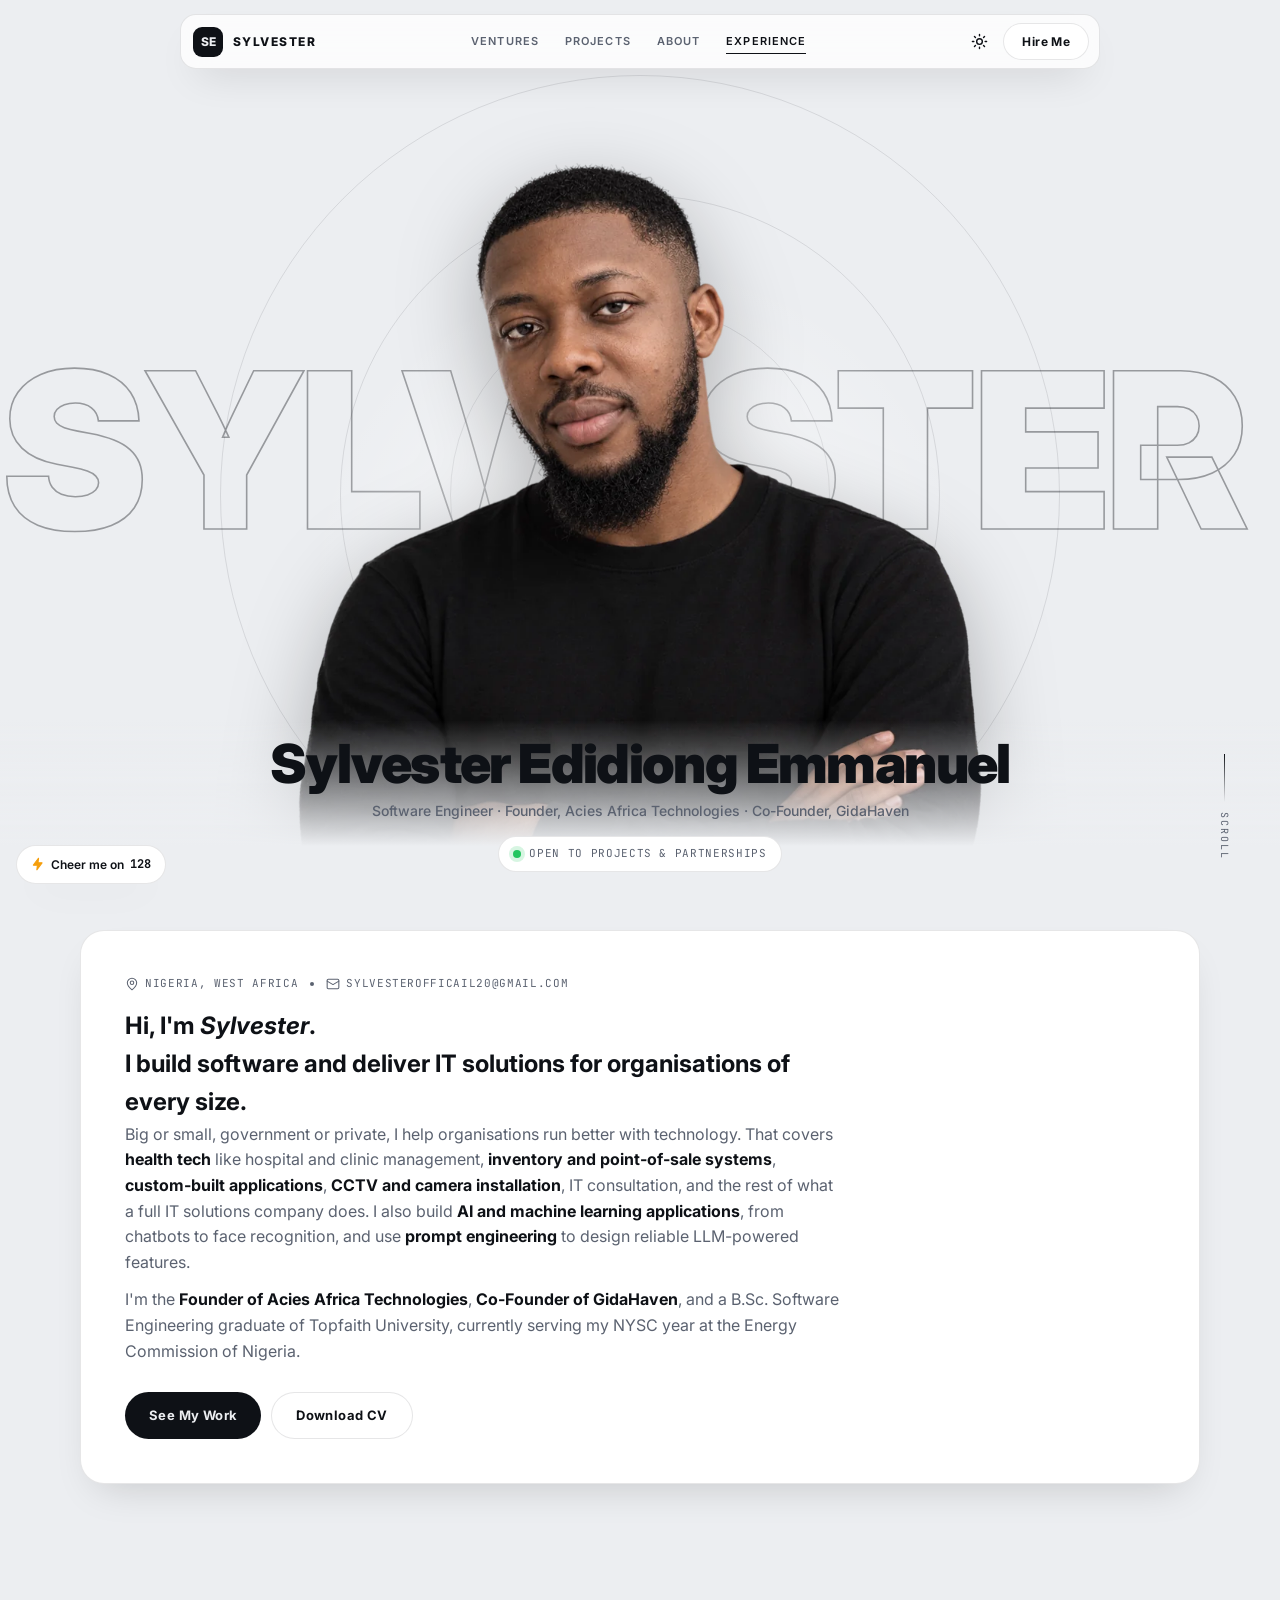
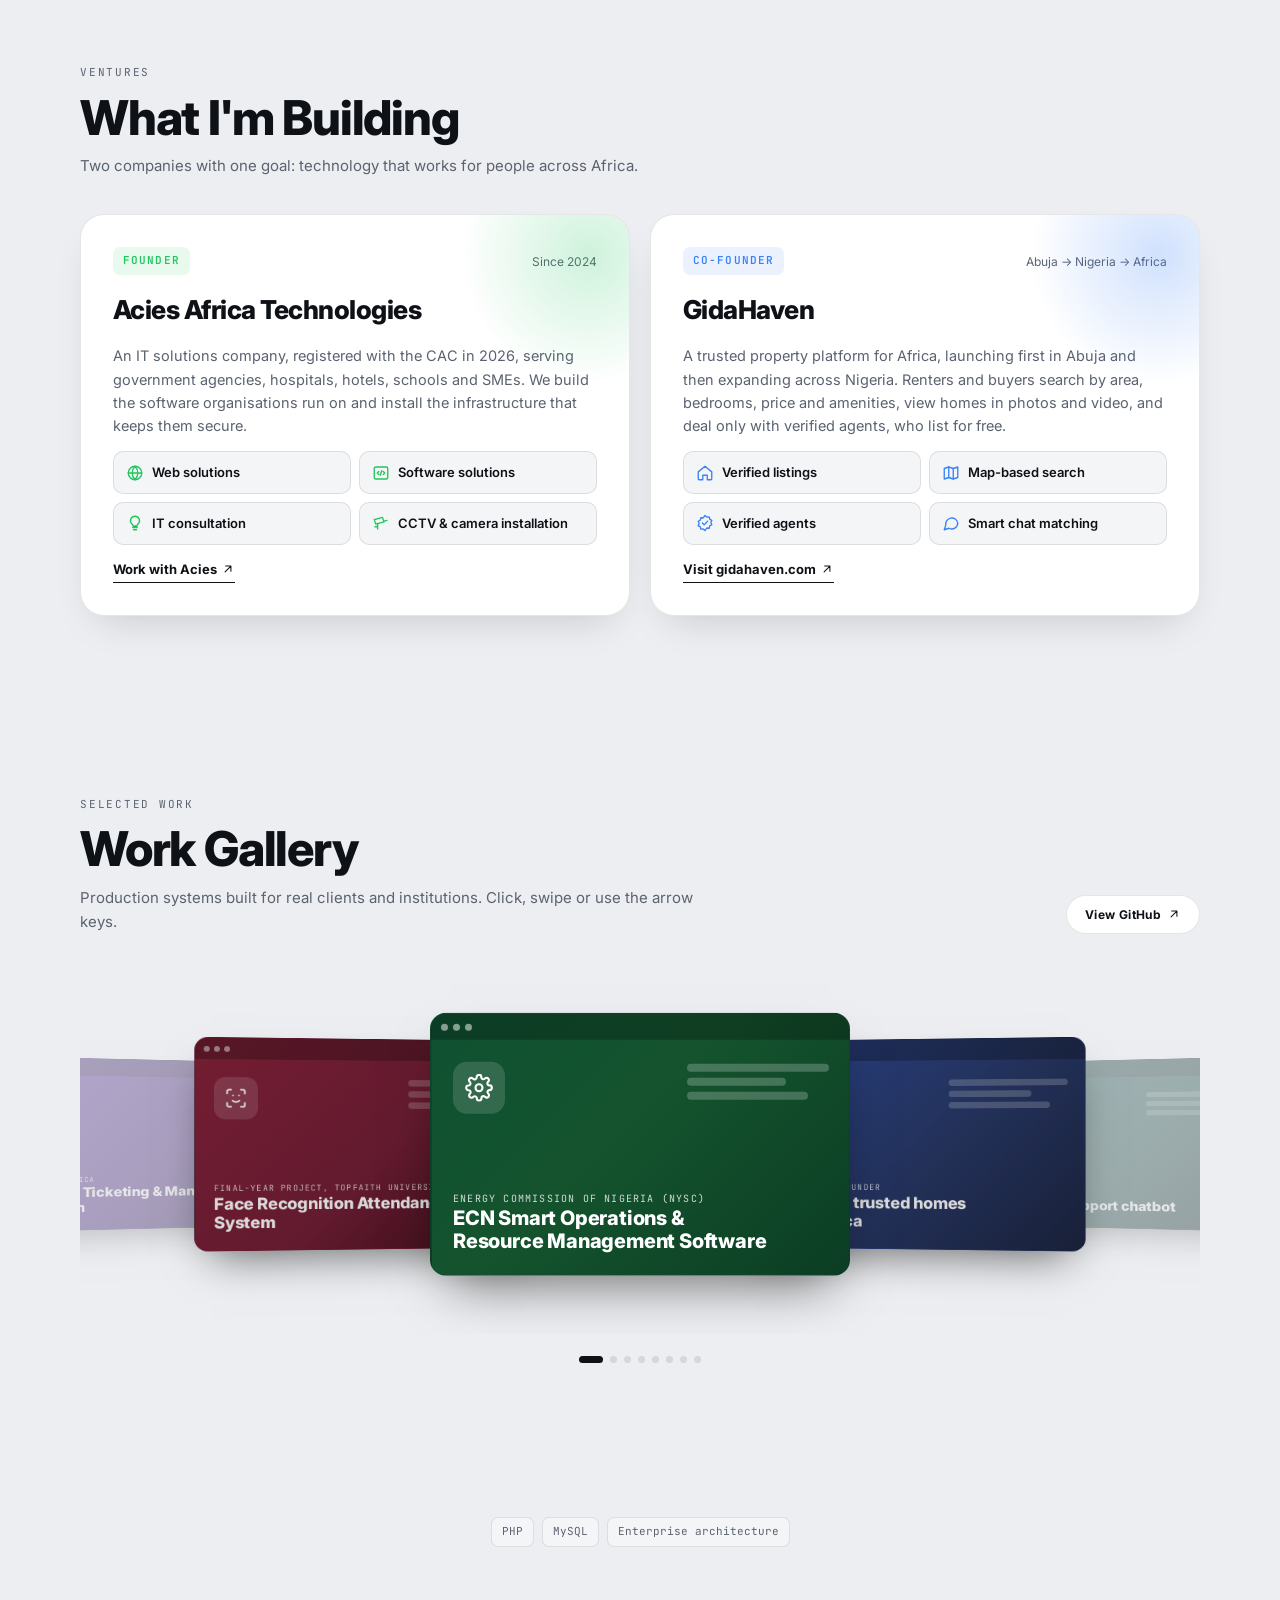
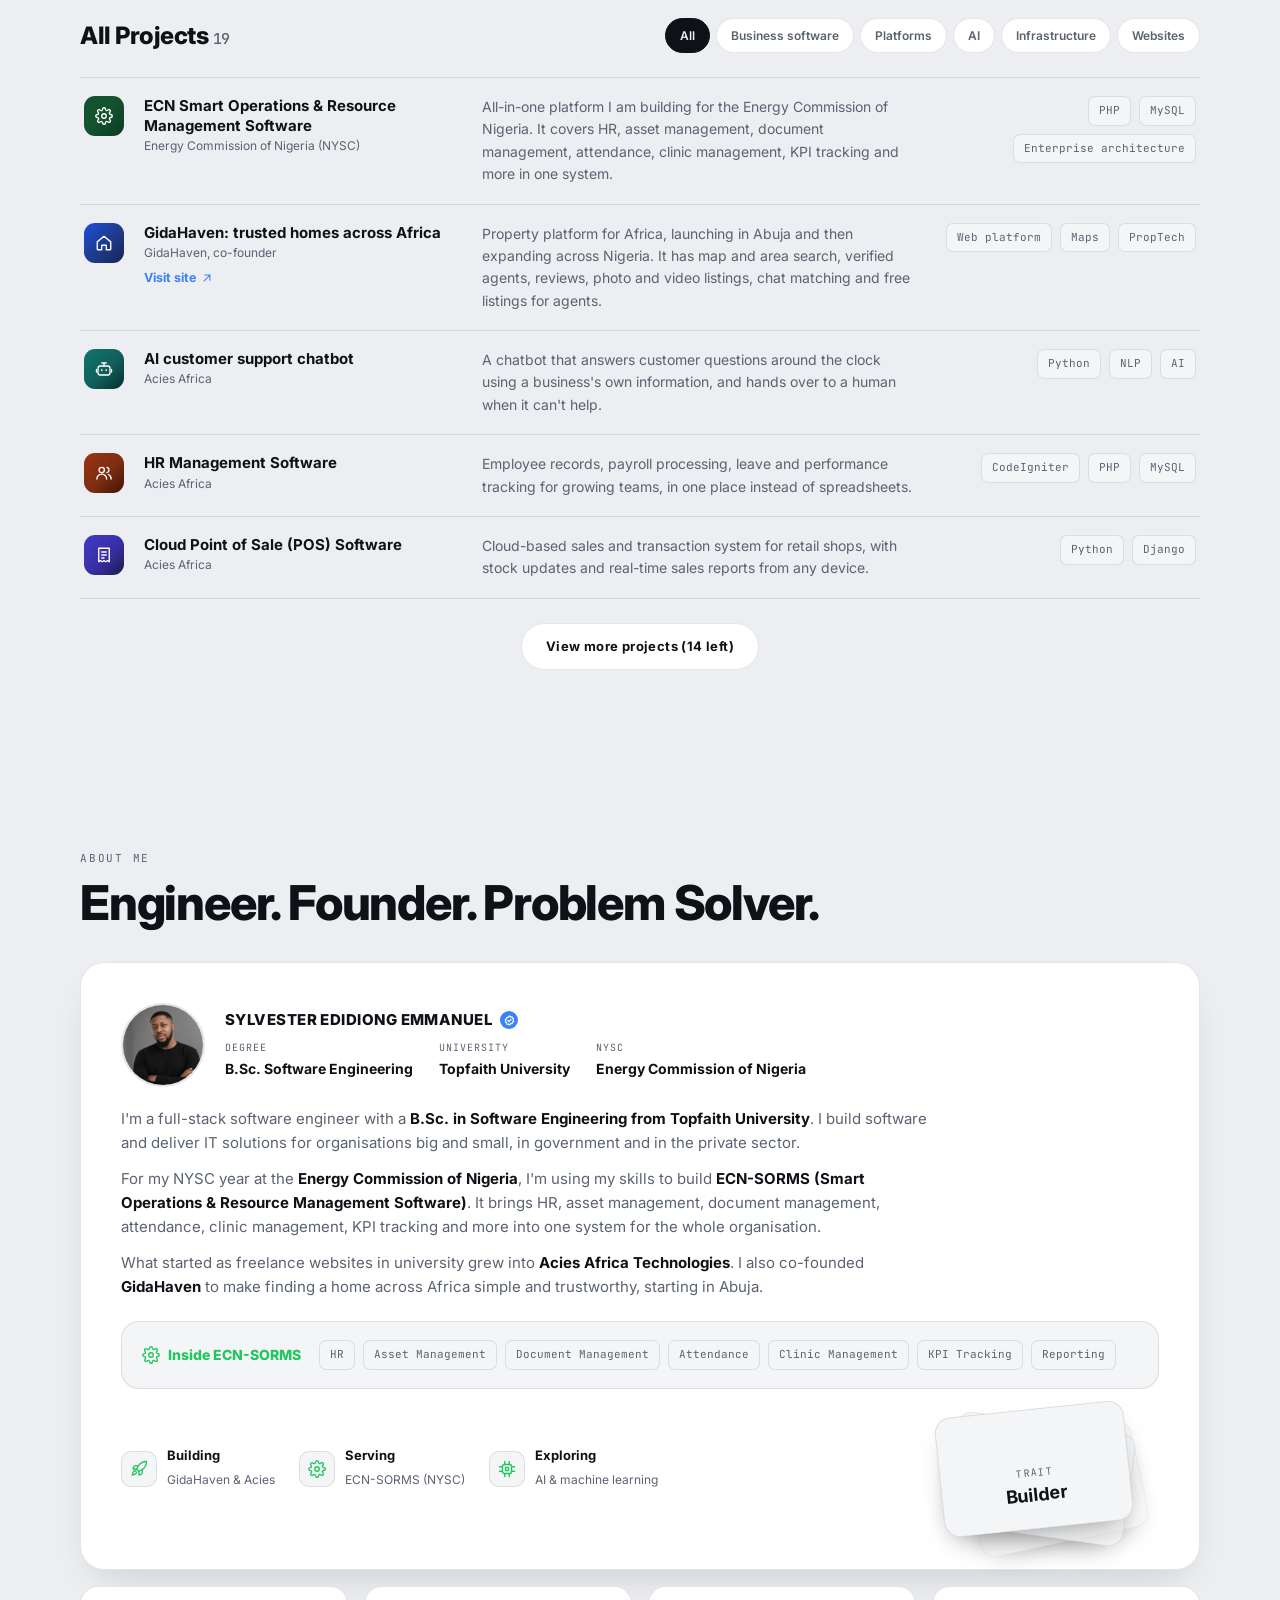
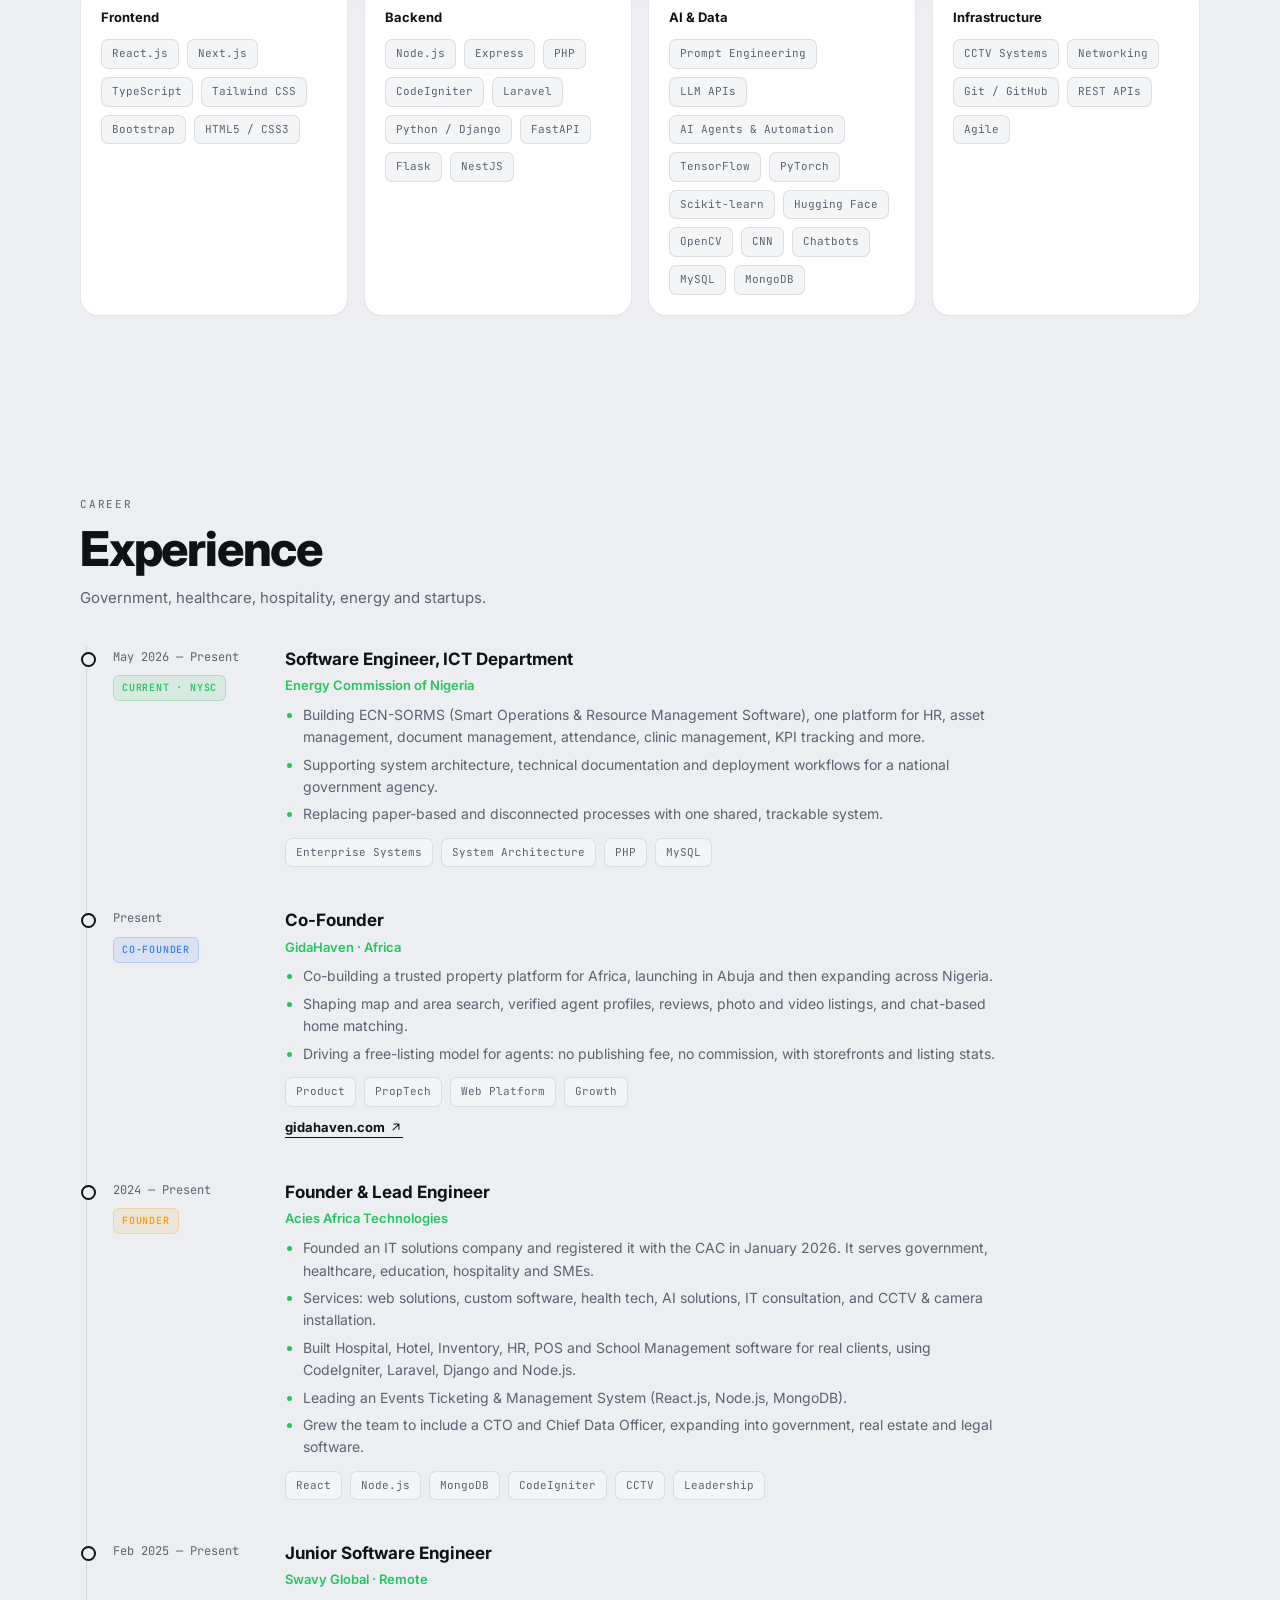
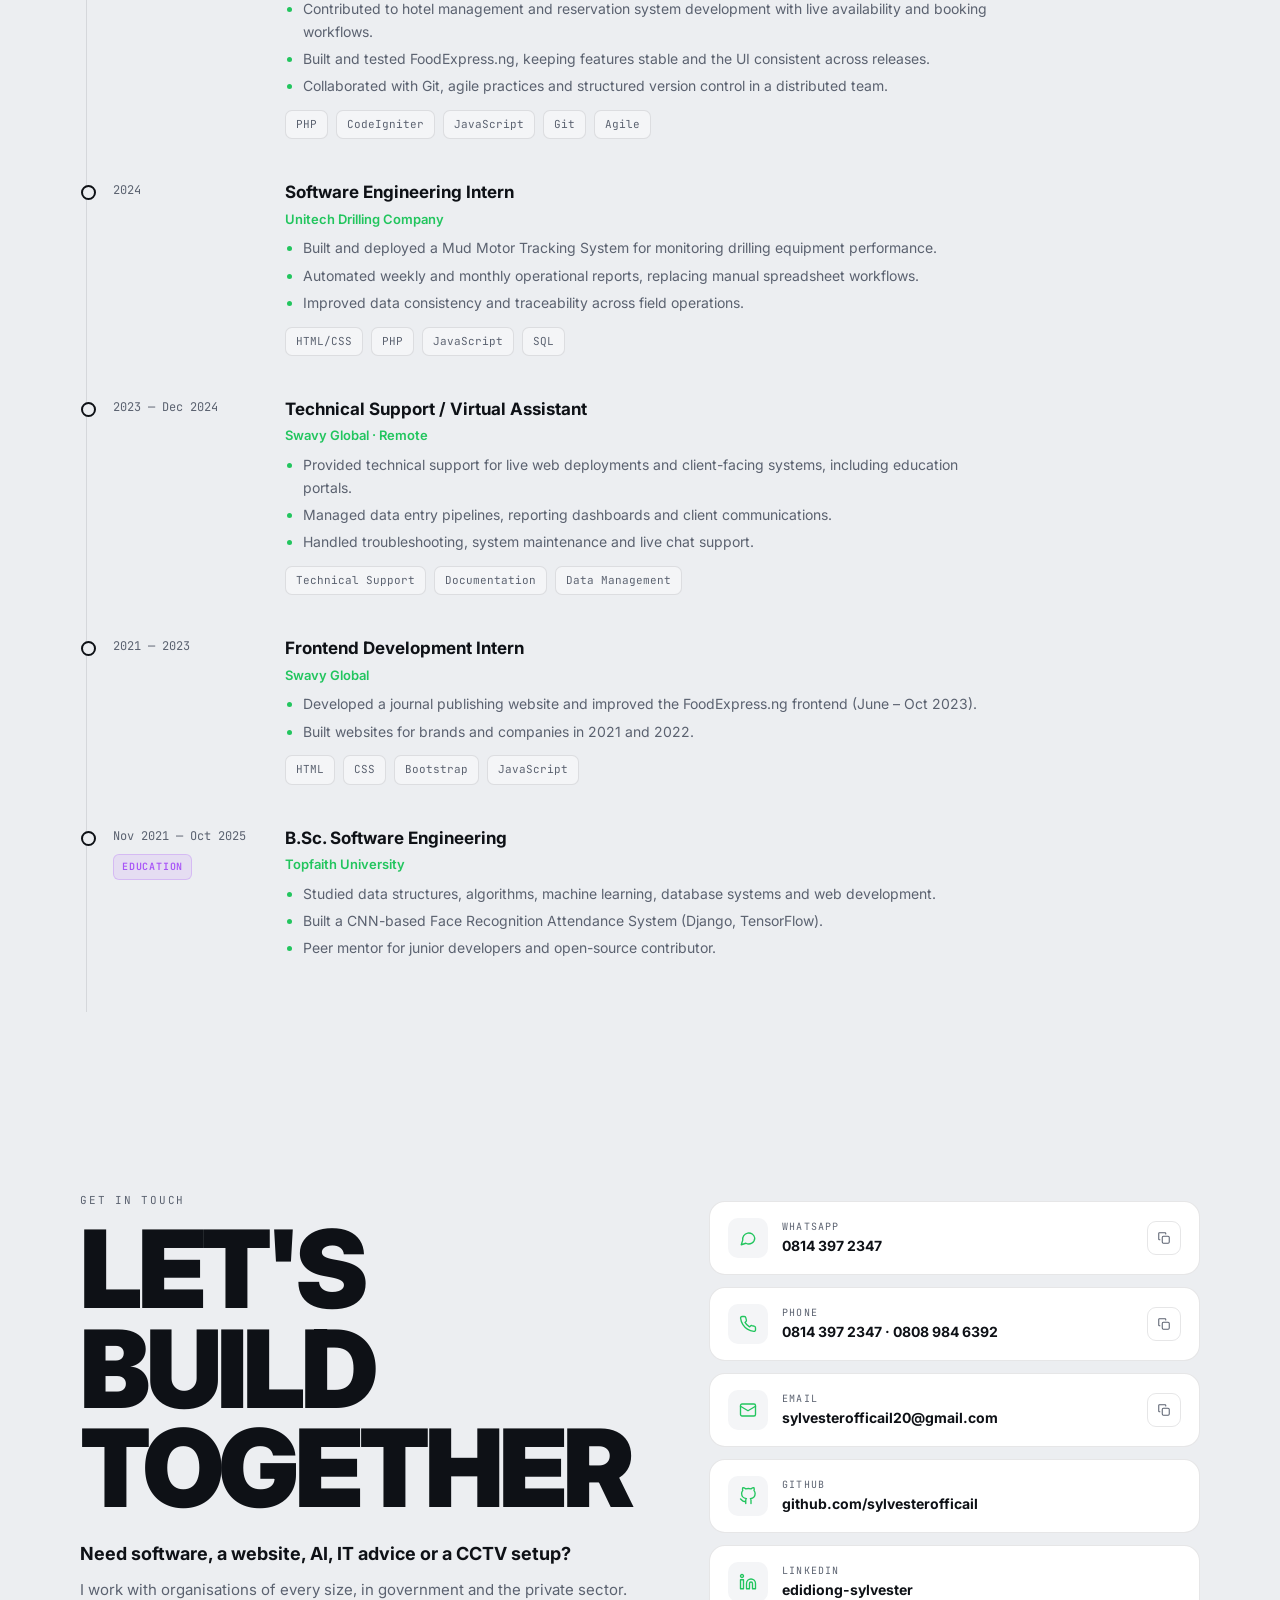
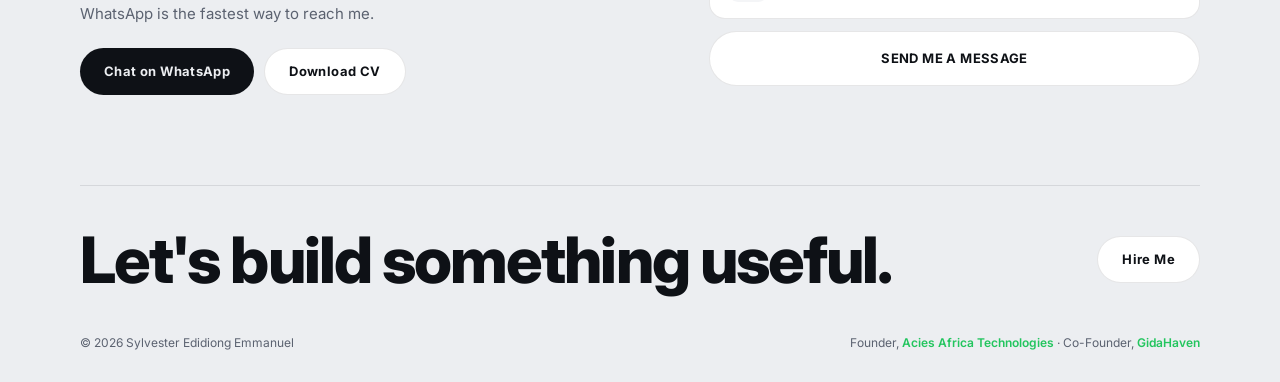
<file: index.html>
<!DOCTYPE html>
<html lang="en">
<head>
<meta charset="utf-8">
<meta name="viewport" content="width=device-width, initial-scale=1, viewport-fit=cover">
<title>Sylvester Edidiong Emmanuel</title>
<meta name="description" content="Sylvester Edidiong Emmanuel builds software and IT solutions for organisations big and small: health tech, inventory, custom apps, AI and CCTV. Founder, Acies Africa Technologies. Co-Founder, GidaHaven.">
<meta property="og:title" content="Sylvester Edidiong Emmanuel">
<meta property="og:description" content="Software engineer and IT solutions provider. Founder, Acies Africa Technologies. Co-Founder, GidaHaven.">
<meta property="og:image" content="https://sylvesterofficail.github.io/portfolio/profile.webp">
<link rel="icon" href="data:image/svg+xml,%3Csvg xmlns='http://www.w3.org/2000/svg' viewBox='0 0 64 64'%3E%3Crect width='64' height='64' rx='16' fill='%230e1116'/%3E%3Ctext x='50%25' y='56%25' text-anchor='middle' dominant-baseline='middle' font-family='Arial' font-weight='800' font-size='26' fill='%23ffffff'%3ESE%3C/text%3E%3C/svg%3E">
<link rel="preconnect" href="https://fonts.googleapis.com">
<link rel="preconnect" href="https://fonts.gstatic.com" crossorigin>
<link rel="stylesheet" href="https://fonts.googleapis.com/css2?family=Inter:wght@400;500;600;700;800;900&family=JetBrains+Mono:wght@400;500;600&display=swap">
<link rel="stylesheet" href="style.css">
<script>try{var t=localStorage.getItem('theme');if(t)document.documentElement.setAttribute('data-theme',t);var d=t?t==='dark':matchMedia('(prefers-color-scheme: dark)').matches;if(d)document.documentElement.classList.add('dark')}catch(e){}</script>
</head>
<body>
  <svg width="0" height="0" style="position:absolute" aria-hidden="true">
    <defs>
      <symbol id="i-globe" viewBox="0 0 24 24"><circle cx="12" cy="12" r="9"/><path d="M3 12h18M12 3c2.5 2.6 3.8 5.6 3.8 9s-1.3 6.4-3.8 9c-2.5-2.6-3.8-5.6-3.8-9S9.5 5.6 12 3z"/></symbol>
      <symbol id="i-code" viewBox="0 0 24 24"><rect x="3" y="4" width="18" height="16" rx="2"/><path d="M9 10l-2 2 2 2M15 10l2 2-2 2M13 9l-2 6"/></symbol>
      <symbol id="i-bulb" viewBox="0 0 24 24"><path d="M9 18h6M10 21h4M12 3a6 6 0 0 0-3.6 10.8c.6.5 1 1.2 1 2V16h5.2v-.2c0-.8.4-1.5 1-2A6 6 0 0 0 12 3z"/></symbol>
      <symbol id="i-cctv" viewBox="0 0 24 24"><path d="M3 7.5l11-3 2 6-11 3z"/><path d="M16 9.5l4-1M7.5 12.5V17H4M7.5 17v3"/></symbol>
      <symbol id="i-brain" viewBox="0 0 24 24"><rect x="6" y="6" width="12" height="12" rx="2"/><path d="M9 2v4M15 2v4M9 18v4M15 18v4M2 9h4M2 15h4M18 9h4M18 15h4M10 10h4v4h-4z"/></symbol>
      <symbol id="i-heart" viewBox="0 0 24 24"><path d="M20.8 5.6a5 5 0 0 0-7.1 0L12 7.3l-1.7-1.7a5 5 0 0 0-7.1 7.1L12 21.5l8.8-8.8a5 5 0 0 0 0-7.1z"/><path d="M7 12h2.5l1.5-3 2 6 1.5-3H17"/></symbol>
      <symbol id="i-box" viewBox="0 0 24 24"><path d="M21 8l-9-5-9 5v8l9 5 9-5z"/><path d="M3 8l9 5 9-5M12 13v8"/></symbol>
      <symbol id="i-home" viewBox="0 0 24 24"><path d="M3 10.5L12 3l9 7.5V20a1 1 0 0 1-1 1h-5v-6h-6v6H4a1 1 0 0 1-1-1z"/></symbol>
      <symbol id="i-map" viewBox="0 0 24 24"><path d="M9 4L3 6v14l6-2 6 2 6-2V4l-6 2z"/><path d="M9 4v14M15 6v14"/></symbol>
      <symbol id="i-check" viewBox="0 0 24 24"><path d="M12 2l2.4 2.1 3.2-.3.7 3.1 2.8 1.6-1.3 2.9 1.3 2.9-2.8 1.6-.7 3.1-3.2-.3L12 22l-2.4-2.1-3.2.3-.7-3.1-2.8-1.6 1.3-2.9-1.3-2.9 2.8-1.6.7-3.1 3.2.3z"/><path d="M8.5 12l2.5 2.5 4.5-5"/></symbol>
      <symbol id="i-chat" viewBox="0 0 24 24"><path d="M21 12a8 8 0 0 1-11.8 7L3 21l2-6.2A8 8 0 1 1 21 12z"/></symbol>
      <symbol id="i-rocket" viewBox="0 0 24 24"><path d="M5 15c-1.5 1.3-2 5-2 5s3.7-.5 5-2c.7-.8.7-2.1-.1-2.9s-2.1-.8-2.9-.1z"/><path d="M12 15l-3-3a22 22 0 0 1 2-4A13 13 0 0 1 22 2c0 2.7-.8 7.5-6 11a22 22 0 0 1-4 2z"/><path d="M9 12H4s.5-3 2-4c1.6-1.1 5 0 5 0M12 15v5s3-.5 4-2c1.1-1.6 0-5 0-5"/></symbol>
      <symbol id="i-gear" viewBox="0 0 24 24"><circle cx="12" cy="12" r="3"/><path d="M19.4 15a1.7 1.7 0 0 0 .3 1.8l.1.1a2 2 0 1 1-2.8 2.8l-.1-.1a1.7 1.7 0 0 0-1.8-.3 1.7 1.7 0 0 0-1 1.5V21a2 2 0 1 1-4 0v-.1a1.7 1.7 0 0 0-1.1-1.5 1.7 1.7 0 0 0-1.8.3l-.1.1a2 2 0 1 1-2.8-2.8l.1-.1a1.7 1.7 0 0 0 .3-1.8 1.7 1.7 0 0 0-1.5-1H3a2 2 0 1 1 0-4h.1a1.7 1.7 0 0 0 1.5-1.1 1.7 1.7 0 0 0-.3-1.8l-.1-.1a2 2 0 1 1 2.8-2.8l.1.1a1.7 1.7 0 0 0 1.8.3H9a1.7 1.7 0 0 0 1-1.5V3a2 2 0 1 1 4 0v.1a1.7 1.7 0 0 0 1 1.5 1.7 1.7 0 0 0 1.8-.3l.1-.1a2 2 0 1 1 2.8 2.8l-.1.1a1.7 1.7 0 0 0-.3 1.8V9a1.7 1.7 0 0 0 1.5 1H21a2 2 0 1 1 0 4h-.1a1.7 1.7 0 0 0-1.5 1z"/></symbol>
      <symbol id="i-bot" viewBox="0 0 24 24"><rect x="4" y="8" width="16" height="12" rx="3"/><path d="M12 8V4M9 4h6M9 13v1M15 13v1M2 13v3M22 13v3"/></symbol>
      <symbol id="i-users" viewBox="0 0 24 24"><circle cx="9" cy="8" r="3.5"/><path d="M2.5 20a6.5 6.5 0 0 1 13 0M16 4.6a3.5 3.5 0 0 1 0 6.8M18 14a6.5 6.5 0 0 1 3.5 6"/></symbol>
      <symbol id="i-receipt" viewBox="0 0 24 24"><path d="M5 3h14v18l-2.3-1.5L14.3 21 12 19.5 9.7 21l-2.4-1.5L5 21z"/><path d="M9 8h6M9 12h6M9 16h3"/></symbol>
      <symbol id="i-hospital" viewBox="0 0 24 24"><rect x="3" y="3" width="18" height="18" rx="3"/><path d="M12 7.5v9M7.5 12h9"/></symbol>
      <symbol id="i-ticket" viewBox="0 0 24 24"><path d="M3 8a2 2 0 0 0 0 4v0a2 2 0 0 1 0 4v2a1 1 0 0 0 1 1h16a1 1 0 0 0 1-1v-2a2 2 0 0 1 0-4 2 2 0 0 1 0-4V6a1 1 0 0 0-1-1H4a1 1 0 0 0-1 1z"/><path d="M14 5v2M14 11v2M14 17v2"/></symbol>
      <symbol id="i-face" viewBox="0 0 24 24"><path d="M3 7V5a2 2 0 0 1 2-2h2M17 3h2a2 2 0 0 1 2 2v2M21 17v2a2 2 0 0 1-2 2h-2M7 21H5a2 2 0 0 1-2-2v-2"/><path d="M8.5 14.5s1.3 1.5 3.5 1.5 3.5-1.5 3.5-1.5M9 9h.01M15 9h.01"/></symbol>
      <symbol id="i-bed" viewBox="0 0 24 24"><path d="M2 20V5M2 16h20v4M22 16v-4a3 3 0 0 0-3-3h-8v7"/><circle cx="6.5" cy="11.5" r="2"/></symbol>
      <symbol id="i-cap" viewBox="0 0 24 24"><path d="M22 9L12 4 2 9l10 5 10-5z"/><path d="M6 11v5c3 2.5 9 2.5 12 0v-5M22 9v6"/></symbol>
      <symbol id="i-pill" viewBox="0 0 24 24"><rect x="2.5" y="8.5" width="19" height="7" rx="3.5" transform="rotate(-45 12 12)"/><path d="M8.5 8.5l7 7"/></symbol>
      <symbol id="i-utensils" viewBox="0 0 24 24"><path d="M5 2v8a2 2 0 0 0 2 2v10M9 2v8a2 2 0 0 1-2 2M7 2v6M19 15V2a5 5 0 0 0-4 5v6a2 2 0 0 0 2 2h2zm0 0v7"/></symbol>
      <symbol id="i-building" viewBox="0 0 24 24"><rect x="4" y="2" width="16" height="20" rx="1.5"/><path d="M9 22v-4h6v4M8 6h.01M12 6h.01M16 6h.01M8 10h.01M12 10h.01M16 10h.01M8 14h.01M12 14h.01M16 14h.01"/></symbol>
      <symbol id="i-drill" viewBox="0 0 24 24"><path d="M12 2v6M8 8h8l-1 6h-6zM10 14l2 8 2-8"/><path d="M4 22h16"/></symbol>
      <symbol id="i-car" viewBox="0 0 24 24"><path d="M5 17H3v-5l2-5h14l2 5v5h-2"/><path d="M3 12h18M7 17h10"/><circle cx="7" cy="17" r="2"/><circle cx="17" cy="17" r="2"/></symbol>
      <symbol id="i-bag" viewBox="0 0 24 24"><path d="M5 7h14l-1 14H6z"/><path d="M9 10V6a3 3 0 0 1 6 0v4"/></symbol>
      <symbol id="i-book" viewBox="0 0 24 24"><path d="M4 19.5V5a2 2 0 0 1 2-2h14v15H6a2 2 0 0 0-2 2v0a2 2 0 0 0 2 2h14"/><path d="M8 7h8M8 11h6"/></symbol>
      <symbol id="i-mail" viewBox="0 0 24 24"><rect x="2" y="4" width="20" height="16" rx="2"/><path d="M22 7l-10 6L2 7"/></symbol>
      <symbol id="i-phone" viewBox="0 0 24 24"><path d="M22 16.9v3a2 2 0 0 1-2.2 2 19.8 19.8 0 0 1-8.6-3.1 19.5 19.5 0 0 1-6-6A19.8 19.8 0 0 1 2.1 4.2 2 2 0 0 1 4.1 2h3a2 2 0 0 1 2 1.7c.1 1 .4 1.9.7 2.8a2 2 0 0 1-.5 2.1L8 9.9a16 16 0 0 0 6 6l1.3-1.3a2 2 0 0 1 2.1-.4c.9.3 1.8.6 2.8.7a2 2 0 0 1 1.7 2z"/></symbol>
      <symbol id="i-github" viewBox="0 0 24 24"><path d="M9 19c-5 1.5-5-2.5-7-3m14 6v-3.9a3.4 3.4 0 0 0-.9-2.6c3.1-.4 6.4-1.5 6.4-7A5.4 5.4 0 0 0 20 4.8 5 5 0 0 0 19.9 1S18.7.6 16 2.5a13.4 13.4 0 0 0-7 0C6.3.6 5.1 1 5.1 1A5 5 0 0 0 5 4.8a5.4 5.4 0 0 0-1.5 3.7c0 5.4 3.3 6.6 6.4 7a3.4 3.4 0 0 0-.9 2.6V22"/></symbol>
      <symbol id="i-linkedin" viewBox="0 0 24 24"><path d="M16 8a6 6 0 0 1 6 6v7h-4v-7a2 2 0 0 0-4 0v7h-4v-7a6 6 0 0 1 6-6zM2 9h4v12H2z"/><circle cx="4" cy="4" r="2"/></symbol>
      <symbol id="i-bolt" viewBox="0 0 24 24"><path d="M13 2L4 14h7l-1 8 9-12h-7z"/></symbol>
      <symbol id="i-pin" viewBox="0 0 24 24"><path d="M20 10c0 6-8 12-8 12s-8-6-8-12a8 8 0 0 1 16 0z"/><circle cx="12" cy="10" r="3"/></symbol>
      <symbol id="i-arrow" viewBox="0 0 24 24"><path d="M7 17L17 7M8 7h9v9"/></symbol>
      <symbol id="i-copy" viewBox="0 0 24 24"><rect x="9" y="9" width="12" height="12" rx="2"/><path d="M5 15H4a1 1 0 0 1-1-1V4a1 1 0 0 1 1-1h10a1 1 0 0 1 1 1v1"/></symbol>
    </defs>
  </svg>

  <!-- NAV -->
  <header class="nav" id="nav">
    <a href="#hero" class="nav-brand">
      <span class="nav-logo">SE</span>
      <span class="nav-name">SYLVESTER</span>
    </a>
    <nav class="nav-links" id="navLinks">
      <a href="#ventures">Ventures</a>
      <a href="#work">Projects</a>
      <a href="#about">About</a>
      <a href="#experience">Experience</a>
    </nav>
    <div class="nav-right">
      <button class="icon-btn" id="themeBtn" aria-label="Toggle light or dark mode">
        <svg class="i-sun" width="17" height="17" viewBox="0 0 24 24" fill="none" stroke="currentColor" stroke-width="2" stroke-linecap="round"><circle cx="12" cy="12" r="4"/><path d="M12 2v2M12 20v2M4.9 4.9l1.4 1.4M17.7 17.7l1.4 1.4M2 12h2M20 12h2M6.3 17.7l-1.4 1.4M19.1 4.9l-1.4 1.4"/></svg>
        <svg class="i-moon" width="17" height="17" viewBox="0 0 24 24" fill="none" stroke="currentColor" stroke-width="2" stroke-linecap="round"><path d="M12 3a6 6 0 0 0 9 9 9 9 0 1 1-9-9Z"/></svg>
      </button>
      <a href="#contact" class="btn-outline nav-hire">Hire Me</a>
      <button class="icon-btn menu-btn" id="menuBtn" aria-label="Open menu">
        <svg width="20" height="20" viewBox="0 0 24 24" fill="none" stroke="currentColor" stroke-width="2" stroke-linecap="round"><path d="M4 6h16M4 12h16M4 18h16"/></svg>
      </button>
    </div>
  </header>

  <!-- HERO -->
  <section id="hero" class="hero">
    <div class="marquee" aria-hidden="true">
      <div class="marquee-track">
        <span>SYLVESTER EDIDIONG EMMANUEL</span><span>SYLVESTER EDIDIONG EMMANUEL</span>
      </div>
    </div>
    <div class="rings" aria-hidden="true"><i></i><i></i><i></i></div>
    <div class="portrait-glow" aria-hidden="true"></div>
    <div class="portrait">
      <img src="profile.webp" alt="Sylvester Edidiong Emmanuel" draggable="false" width="900" height="967"/>
    </div>
    <div class="hero-name">
      <h1>Sylvester Edidiong Emmanuel</h1>
      <p><span>Software Engineer</span> · <span>Founder, Acies Africa Technologies</span> · <span>Co-Founder, GidaHaven</span></p>
      <div class="hero-tag"><span class="dot"></span> Open to projects &amp; partnerships</div>
    </div>
    <div class="scroll-cue" aria-hidden="true"><span class="scroll-line"></span><span>SCROLL</span></div>
  </section>

  <!-- INTRO -->
  <section class="section intro">
    <div class="intro-card">
      <div>
        <div class="meta"><svg class="ic sm"><use href="#i-pin"/></svg> Nigeria, West Africa <span class="sep"></span> <svg class="ic sm"><use href="#i-mail"/></svg> sylvesterofficail20@gmail.com</div>
        <h2>Hi, I'm <em>Sylvester</em>.<br/>I build software and deliver IT solutions for organisations of every size.</h2>
        <p>Big or small, government or private, I help organisations run better with technology. That covers <strong>health tech</strong> like hospital and clinic management, <strong>inventory and point-of-sale systems</strong>, <strong>custom-built applications</strong>, <strong>CCTV and camera installation</strong>, IT consultation, and the rest of what a full IT solutions company does. I also build <strong>AI and machine learning applications</strong>, from chatbots to face recognition, and use <strong>prompt engineering</strong> to design reliable LLM-powered features.</p>
        <p>I'm the <strong>Founder of Acies Africa Technologies</strong>, <strong>Co-Founder of GidaHaven</strong>, and a B.Sc. Software Engineering graduate of Topfaith University, currently serving my NYSC year at the Energy Commission of Nigeria.</p>
      </div>
      <div class="intro-actions">
        <a href="#work" class="btn-solid">See My Work</a>
        <a href="sylvester_cv.pdf" target="_blank" rel="noopener" class="btn-outline">Download CV</a>
      </div>
    </div>
  </section>

  <!-- VENTURES -->
  <section id="ventures" class="section">
    <div class="eyebrow">Ventures</div>
    <h2 class="title">What I'm Building</h2>
    <p class="desc">Two companies with one goal: technology that works for people across Africa.</p>

    <div class="ventures">
      <article class="venture">
        <div class="venture-top"><span class="venture-role">Founder</span><span class="venture-year">Since 2024</span></div>
        <h3>Acies Africa Technologies</h3>
        <p>An IT solutions company, registered with the CAC in 2026, serving government agencies, hospitals, hotels, schools and SMEs. We build the software organisations run on and install the infrastructure that keeps them secure.</p>
        <ul class="venture-list">
          <li><svg class="ic"><use href="#i-globe"/></svg> Web solutions</li>
          <li><svg class="ic"><use href="#i-code"/></svg> Software solutions</li>
          <li><svg class="ic"><use href="#i-bulb"/></svg> IT consultation</li>
          <li><svg class="ic"><use href="#i-cctv"/></svg> CCTV &amp; camera installation</li>
        </ul>
        <a href="https://wa.me/2348143972347" target="_blank" rel="noopener" class="link">Work with Acies <svg class="ic sm"><use href="#i-arrow"/></svg></a>
      </article>

      <article class="venture venture-alt">
        <div class="venture-top"><span class="venture-role">Co-Founder</span><span class="venture-year">Abuja → Nigeria → Africa</span></div>
        <h3>GidaHaven</h3>
        <p>A trusted property platform for Africa, launching first in Abuja and then expanding across Nigeria. Renters and buyers search by area, bedrooms, price and amenities, view homes in photos and video, and deal only with verified agents, who list for free.</p>
        <ul class="venture-list">
          <li><svg class="ic"><use href="#i-home"/></svg> Verified listings</li>
          <li><svg class="ic"><use href="#i-map"/></svg> Map-based search</li>
          <li><svg class="ic"><use href="#i-check"/></svg> Verified agents</li>
          <li><svg class="ic"><use href="#i-chat"/></svg> Smart chat matching</li>
        </ul>
        <a href="https://gidahaven.com" target="_blank" rel="noopener" class="link">Visit gidahaven.com <svg class="ic sm"><use href="#i-arrow"/></svg></a>
      </article>
    </div>
  </section>


  <!-- WORK GALLERY -->
  <section id="work" class="section">
    <div class="work-head">
      <div>
        <div class="eyebrow">Selected Work</div>
        <h2 class="title">Work Gallery</h2>
        <p class="desc">Production systems built for real clients and institutions. Click, swipe or use the arrow keys.</p>
      </div>
      <a href="https://github.com/sylvesterofficail" target="_blank" rel="noopener" class="btn-outline small">View GitHub <svg class="ic sm"><use href="#i-arrow"/></svg></a>
    </div>

    <div class="album" id="album"></div>
    <div class="album-dots" id="albumDots"></div>

    <div class="work-info" aria-live="polite">
      <h3 id="workTitle"></h3>
      <p id="workDesc"></p>
      <div class="tags center" id="workTags"></div>
    </div>

    <div class="all-projects">
      <div class="all-head">
        <h3>All Projects <span id="projCount"></span></h3>
        <div class="filters" id="filters" role="group" aria-label="Filter projects"></div>
      </div>
      <ul class="proj-list" id="projList"></ul>
      <div class="more-wrap"><button class="btn-outline" id="moreBtn">View more projects</button></div>
    </div>
  </section>

  <!-- ABOUT -->
  <section id="about" class="section">
    <div class="eyebrow">About Me</div>
    <h2 class="title">Engineer. Founder. Problem Solver.</h2>

    <div class="about">
      <div class="about-head">
        <img src="dp.jpg" alt="Sylvester" class="avatar" width="84" height="84"/>
        <div>
          <div class="about-name">SYLVESTER EDIDIONG EMMANUEL <span class="verified"><svg class="ic xs"><use href="#i-check"/></svg></span></div>
          <div class="about-stats">
            <div><small>DEGREE</small><b>B.Sc. Software Engineering</b></div>
            <div><small>UNIVERSITY</small><b>Topfaith University</b></div>
            <div><small>NYSC</small><b>Energy Commission of Nigeria</b></div>
          </div>
        </div>
      </div>
      <p>I'm a full-stack software engineer with a <strong>B.Sc. in Software Engineering from Topfaith University</strong>. I build software and deliver IT solutions for organisations big and small, in government and in the private sector.</p>
      <p>For my NYSC year at the <strong>Energy Commission of Nigeria</strong>, I'm using my skills to build <strong>ECN-SORMS (Smart Operations &amp; Resource Management Software)</strong>. It brings HR, asset management, document management, attendance, clinic management, KPI tracking and more into one system for the whole organisation.</p>
      <p>What started as freelance websites in university grew into <strong>Acies Africa Technologies</strong>. I also co-founded <strong>GidaHaven</strong> to make finding a home across Africa simple and trustworthy, starting in Abuja.</p>

      <div class="sorms">
        <div class="sorms-label"><svg class="ic"><use href="#i-gear"/></svg> Inside ECN-SORMS</div>
        <div class="tags"><i>HR</i><i>Asset Management</i><i>Document Management</i><i>Attendance</i><i>Clinic Management</i><i>KPI Tracking</i><i>Reporting</i></div>
      </div>

      <div class="about-bottom">
        <div class="currently">
          <div class="currently-item"><span class="c-icon"><svg class="ic"><use href="#i-rocket"/></svg></span><div><b>Building</b><small>GidaHaven &amp; Acies</small></div></div>
          <div class="currently-item"><span class="c-icon"><svg class="ic"><use href="#i-gear"/></svg></span><div><b>Serving</b><small>ECN-SORMS (NYSC)</small></div></div>
          <div class="currently-item"><span class="c-icon"><svg class="ic"><use href="#i-brain"/></svg></span><div><b>Exploring</b><small>AI &amp; machine learning</small></div></div>
        </div>
        <button class="deck" id="deck" aria-label="Shuffle trait cards">
          <span class="deck-card"><small>TRAIT</small><b>Builder</b></span>
          <span class="deck-card"><small>TRAIT</small><b>Reliable</b></span>
          <span class="deck-card"><small>TRAIT</small><b>Problem Solver</b></span>
          <span class="deck-card"><small>TRAIT</small><b>Always Shipping</b></span>
        </button>
      </div>
    </div>

    <div class="skills">
      <div class="skill-group"><h5>Frontend</h5><div class="tags"><i>React.js</i><i>Next.js</i><i>TypeScript</i><i>Tailwind CSS</i><i>Bootstrap</i><i>HTML5 / CSS3</i></div></div>
      <div class="skill-group"><h5>Backend</h5><div class="tags"><i>Node.js</i><i>Express</i><i>PHP</i><i>CodeIgniter</i><i>Laravel</i><i>Python / Django</i><i>FastAPI</i><i>Flask</i><i>NestJS</i></div></div>
      <div class="skill-group"><h5>AI &amp; Data</h5><div class="tags"><i>Prompt Engineering</i><i>LLM APIs</i><i>AI Agents &amp; Automation</i><i>TensorFlow</i><i>PyTorch</i><i>Scikit-learn</i><i>Hugging Face</i><i>OpenCV</i><i>CNN</i><i>Chatbots</i><i>MySQL</i><i>MongoDB</i></div></div>
      <div class="skill-group"><h5>Infrastructure</h5><div class="tags"><i>CCTV Systems</i><i>Networking</i><i>Git / GitHub</i><i>REST APIs</i><i>Agile</i></div></div>
    </div>
  </section>

  <!-- EXPERIENCE -->
  <section id="experience" class="section">
    <div class="eyebrow">Career</div>
    <h2 class="title">Experience</h2>
    <p class="desc">Government, healthcare, hospitality, energy and startups.</p>

    <div class="timeline">
      <div class="job">
        <div class="job-date">May 2026 — Present<span class="badge now">Current · NYSC</span></div>
        <div>
          <h4>Software Engineer, ICT Department</h4>
          <div class="job-org">Energy Commission of Nigeria</div>
          <ul>
            <li>Building ECN-SORMS (Smart Operations &amp; Resource Management Software), one platform for HR, asset management, document management, attendance, clinic management, KPI tracking and more.</li>
            <li>Supporting system architecture, technical documentation and deployment workflows for a national government agency.</li>
            <li>Replacing paper-based and disconnected processes with one shared, trackable system.</li>
          </ul>
          <div class="tags"><i>Enterprise Systems</i><i>System Architecture</i><i>PHP</i><i>MySQL</i></div>
        </div>
      </div>
      <div class="job">
        <div class="job-date">Present<span class="badge co">Co-Founder</span></div>
        <div>
          <h4>Co-Founder</h4>
          <div class="job-org">GidaHaven · Africa</div>
          <ul>
            <li>Co-building a trusted property platform for Africa, launching in Abuja and then expanding across Nigeria.</li>
            <li>Shaping map and area search, verified agent profiles, reviews, photo and video listings, and chat-based home matching.</li>
            <li>Driving a free-listing model for agents: no publishing fee, no commission, with storefronts and listing stats.</li>
          </ul>
          <div class="tags"><i>Product</i><i>PropTech</i><i>Web Platform</i><i>Growth</i></div>
          <a class="job-link" href="https://gidahaven.com" target="_blank" rel="noopener">gidahaven.com <svg class="ic sm"><use href="#i-arrow"/></svg></a>
        </div>
      </div>
      <div class="job">
        <div class="job-date">2024 — Present<span class="badge founder">Founder</span></div>
        <div>
          <h4>Founder &amp; Lead Engineer</h4>
          <div class="job-org">Acies Africa Technologies</div>
          <ul>
            <li>Founded an IT solutions company and registered it with the CAC in January 2026. It serves government, healthcare, education, hospitality and SMEs.</li>
            <li>Services: web solutions, custom software, health tech, AI solutions, IT consultation, and CCTV &amp; camera installation.</li>
            <li>Built Hospital, Hotel, Inventory, HR, POS and School Management software for real clients, using CodeIgniter, Laravel, Django and Node.js.</li>
            <li>Leading an Events Ticketing &amp; Management System (React.js, Node.js, MongoDB).</li>
            <li>Grew the team to include a CTO and Chief Data Officer, expanding into government, real estate and legal software.</li>
          </ul>
          <div class="tags"><i>React</i><i>Node.js</i><i>MongoDB</i><i>CodeIgniter</i><i>CCTV</i><i>Leadership</i></div>
        </div>
      </div>
      <div class="job">
        <div class="job-date">Feb 2025 — Present</div>
        <div>
          <h4>Junior Software Engineer</h4>
          <div class="job-org">Swavy Global · Remote</div>
          <ul>
            <li>Contributed to hotel management and reservation system development with live availability and booking workflows.</li>
            <li>Built and tested FoodExpress.ng, keeping features stable and the UI consistent across releases.</li>
            <li>Collaborated with Git, agile practices and structured version control in a distributed team.</li>
          </ul>
          <div class="tags"><i>PHP</i><i>CodeIgniter</i><i>JavaScript</i><i>Git</i><i>Agile</i></div>
        </div>
      </div>
      <div class="job">
        <div class="job-date">2024</div>
        <div>
          <h4>Software Engineering Intern</h4>
          <div class="job-org">Unitech Drilling Company</div>
          <ul>
            <li>Built and deployed a Mud Motor Tracking System for monitoring drilling equipment performance.</li>
            <li>Automated weekly and monthly operational reports, replacing manual spreadsheet workflows.</li>
            <li>Improved data consistency and traceability across field operations.</li>
          </ul>
          <div class="tags"><i>HTML/CSS</i><i>PHP</i><i>JavaScript</i><i>SQL</i></div>
        </div>
      </div>
      <div class="job">
        <div class="job-date">2023 — Dec 2024</div>
        <div>
          <h4>Technical Support / Virtual Assistant</h4>
          <div class="job-org">Swavy Global · Remote</div>
          <ul>
            <li>Provided technical support for live web deployments and client-facing systems, including education portals.</li>
            <li>Managed data entry pipelines, reporting dashboards and client communications.</li>
            <li>Handled troubleshooting, system maintenance and live chat support.</li>
          </ul>
          <div class="tags"><i>Technical Support</i><i>Documentation</i><i>Data Management</i></div>
        </div>
      </div>
      <div class="job">
        <div class="job-date">2021 — 2023</div>
        <div>
          <h4>Frontend Development Intern</h4>
          <div class="job-org">Swavy Global</div>
          <ul>
            <li>Developed a journal publishing website and improved the FoodExpress.ng frontend (June – Oct 2023).</li>
            <li>Built websites for brands and companies in 2021 and 2022.</li>
          </ul>
          <div class="tags"><i>HTML</i><i>CSS</i><i>Bootstrap</i><i>JavaScript</i></div>
        </div>
      </div>
      <div class="job">
        <div class="job-date">Nov 2021 — Oct 2025<span class="badge edu">Education</span></div>
        <div>
          <h4>B.Sc. Software Engineering</h4>
          <div class="job-org">Topfaith University</div>
          <ul>
            <li>Studied data structures, algorithms, machine learning, database systems and web development.</li>
            <li>Built a CNN-based Face Recognition Attendance System (Django, TensorFlow).</li>
            <li>Peer mentor for junior developers and open-source contributor.</li>
          </ul>
        </div>
      </div>
    </div>
  </section>

  <!-- CONTACT -->
  <section id="contact" class="section contact">
    <div class="contact-left">
      <div class="eyebrow">Get In Touch</div>
      <h2 class="contact-big">LET'S<br/>BUILD<br/>TOGETHER</h2>
      <p class="contact-sub">Need software, a website, AI, IT advice or a CCTV setup?</p>
      <p class="desc">I work with organisations of every size, in government and the private sector. WhatsApp is the fastest way to reach me.</p>
      <div class="contact-btns"><a href="https://wa.me/2348143972347" target="_blank" rel="noopener" class="btn-solid">Chat on WhatsApp</a><a href="sylvester_cv.pdf" target="_blank" rel="noopener" class="btn-outline">Download CV</a></div>
    </div>
    <div class="contact-right">
      <div class="c-card">
        <span class="c-ico"><svg class="ic"><use href="#i-chat"/></svg></span>
        <a class="c-body" href="https://wa.me/2348143972347" target="_blank" rel="noopener"><small>WHATSAPP</small><b>0814 397 2347</b></a>
        <button class="copy" data-copy="08143972347" aria-label="Copy WhatsApp number"><svg class="ic sm"><use href="#i-copy"/></svg></button>
      </div>
      <div class="c-card">
        <span class="c-ico"><svg class="ic"><use href="#i-phone"/></svg></span>
        <div class="c-body"><small>PHONE</small><b>0814 397 2347 · 0808 984 6392</b></div>
        <button class="copy" data-copy="08143972347, 08089846392" aria-label="Copy phone numbers"><svg class="ic sm"><use href="#i-copy"/></svg></button>
      </div>
      <div class="c-card">
        <span class="c-ico"><svg class="ic"><use href="#i-mail"/></svg></span>
        <a class="c-body" href="mailto:sylvesterofficail20@gmail.com"><small>EMAIL</small><b>sylvesterofficail20@gmail.com</b></a>
        <button class="copy" data-copy="sylvesterofficail20@gmail.com" aria-label="Copy email"><svg class="ic sm"><use href="#i-copy"/></svg></button>
      </div>
      <a class="c-card" href="https://github.com/sylvesterofficail" target="_blank" rel="noopener">
        <span class="c-ico"><svg class="ic"><use href="#i-github"/></svg></span>
        <span class="c-body"><small>GITHUB</small><b>github.com/sylvesterofficail</b></span>
      </a>
      <a class="c-card" href="https://linkedin.com/in/edidiong-sylvester-b91284238" target="_blank" rel="noopener">
        <span class="c-ico"><svg class="ic"><use href="#i-linkedin"/></svg></span>
        <span class="c-body"><small>LINKEDIN</small><b>edidiong-sylvester</b></span>
      </a>
      <button class="btn-outline wide" id="openModal">SEND ME A MESSAGE</button>
    </div>
  </section>

  <footer class="footer">
    <div class="footer-row">
      <h2>Let's build something useful.</h2>
      <a href="https://wa.me/2348143972347" target="_blank" rel="noopener" class="btn-outline">Hire Me</a>
    </div>
    <div class="footer-bottom">
      <span>© <span id="year">2026</span> Sylvester Edidiong Emmanuel</span>
      <span>Founder, <a href="https://wa.me/2348143972347" target="_blank" rel="noopener">Acies Africa Technologies</a> · Co-Founder, <a href="https://gidahaven.com" target="_blank" rel="noopener">GidaHaven</a></span>
    </div>
  </footer>

  <button class="cheer" id="cheer" aria-label="Send a cheer"><svg class="ic sm"><use href="#i-bolt"/></svg><span>Cheer me on</span> <b id="cheerCount">128</b></button>
  <div class="toast" id="toast" role="status" hidden></div>

  <!-- Message modal -->
  <div class="modal" id="modal" role="dialog" aria-modal="true" aria-labelledby="modalTitle">
    <form class="modal-card" id="msgForm">
      <div class="modal-head"><b id="modalTitle">Send Me a Message</b><button type="button" class="icon-btn" id="closeModal" aria-label="Close">✕</button></div>
      <label for="fName">Your name</label>
      <input id="fName" placeholder="e.g. Amaka Obi" autocomplete="name"/>
      <label for="fTopic">What do you need?</label>
      <select id="fTopic">
        <option>Custom software</option><option>Health tech solution</option><option>Website</option><option>AI / machine learning</option><option>CCTV / camera installation</option><option>IT consultation</option><option>GidaHaven</option><option>Job / partnership</option>
      </select>
      <label for="fMsg">Message</label>
      <textarea id="fMsg" rows="5" placeholder="Tell me about your organisation and what you need..."></textarea>
      <div class="modal-actions">
        <a class="btn-solid" id="sendWa" href="https://wa.me/2348143972347" target="_blank" rel="noopener">Send via WhatsApp</a>
        <a class="btn-outline" id="sendMail" href="mailto:sylvesterofficail20@gmail.com">Send via Email</a>
      </div>
      <p class="modal-note">Opens WhatsApp or your email app with your message filled in.</p>
    </form>
  </div>

<script src="script.js"></script>
</body>
</html>
</file>
<file: style.css>
/* Sylvester Edidiong Emmanuel — Portfolio */
:root{
  --bg:#eceef1; --surface:#ffffff; --surface-2:#f4f5f7; --text:#0e1116; --muted:#5b6270;
  --line:rgba(14,17,22,.10); --stroke:rgba(14,17,22,.38); --accent:#22c55e; --accent-2:#3b82f6;
  --shadow:0 18px 40px -18px rgba(0,0,0,.18);
}
@media (prefers-color-scheme:dark){:root:not([data-theme="light"]){--bg:#0b0d12; --surface:#13161d; --surface-2:#1a1e27; --text:#eef0f4; --muted:#8c93a1;
  --line:rgba(255,255,255,.08); --stroke:rgba(238,240,244,.32); --shadow:0 18px 40px -18px rgba(0,0,0,.7); color-scheme:dark;}}
:root[data-theme="dark"],:root.dark{--bg:#0b0d12; --surface:#13161d; --surface-2:#1a1e27; --text:#eef0f4; --muted:#8c93a1;
  --line:rgba(255,255,255,.08); --stroke:rgba(238,240,244,.32); --shadow:0 18px 40px -18px rgba(0,0,0,.7); color-scheme:dark;}
*{box-sizing:border-box;margin:0;padding:0}
html{scroll-behavior:smooth;overflow-x:clip}
body{font-family:Inter,system-ui,sans-serif;background:var(--bg);color:var(--text);line-height:1.6;overflow-x:hidden;transition:background .3s,color .3s}
a{color:inherit;text-decoration:none}
img{display:block;max-width:100%}
button{font:inherit;color:inherit;cursor:pointer;background:none;border:0}
::view-transition-old(root),::view-transition-new(root){animation:none;mix-blend-mode:normal}

/* Buttons */
.btn-solid,.btn-outline{display:inline-flex;align-items:center;justify-content:center;gap:6px;padding:12px 24px;border-radius:999px;font-size:13px;font-weight:700;letter-spacing:.03em;transition:transform .2s,background .2s,color .2s}
.btn-solid{background:var(--text);color:var(--bg)}
.btn-outline{border:1px solid var(--line);background:var(--surface)}
.btn-solid:hover,.btn-outline:hover{transform:translateY(-2px)}
.btn-outline:hover{background:var(--text);color:var(--bg)}
.btn-outline.small{padding:9px 18px;font-size:12px}
.btn-outline.wide{width:100%;padding:16px}
.icon-btn{width:36px;height:36px;border-radius:50%;display:inline-grid;place-items:center;transition:background .2s}
.icon-btn:hover{background:var(--surface-2)}

/* Nav */
.nav{position:fixed;top:14px;left:50%;transform:translateX(-50%);z-index:50;width:min(920px,calc(100% - 24px));display:flex;align-items:center;justify-content:space-between;gap:12px;padding:8px 10px 8px 12px;border-radius:16px;background:color-mix(in srgb,var(--surface) 78%,transparent);backdrop-filter:blur(14px);-webkit-backdrop-filter:blur(14px);border:1px solid var(--line);box-shadow:var(--shadow)}
.nav-brand{display:flex;align-items:center;gap:10px}
.nav-logo{width:30px;height:30px;border-radius:9px;background:var(--text);color:var(--bg);display:grid;place-items:center;font-weight:800;font-size:12px}
.nav-name{font-weight:800;font-size:12px;letter-spacing:.12em}
.nav-links{display:flex;gap:26px}
.nav-links a{font-size:11px;font-weight:600;letter-spacing:.1em;text-transform:uppercase;color:var(--muted);position:relative;transition:color .2s}
.nav-links a:hover,.nav-links a.active{color:var(--text)}
.nav-links a.active::after{content:"";position:absolute;left:0;right:0;bottom:-4px;height:1.5px;background:var(--text)}
.nav-right{display:flex;align-items:center;gap:6px}
.nav-hire{padding:8px 18px;font-size:12px}
.menu-btn{display:none}
.i-moon{display:none}.dark .i-sun{display:none}.dark .i-moon{display:block}

/* Hero */
.hero{position:relative;height:100vh;min-height:640px;overflow:hidden;display:flex;align-items:flex-end;justify-content:center}
.marquee{position:absolute;top:50%;left:0;width:100%;transform:translateY(-50%);overflow:hidden;pointer-events:none;z-index:1}
.marquee-track{display:flex;width:max-content;animation:marquee 26s linear infinite}
.marquee span{font-weight:900;font-size:clamp(96px,17vw,250px);line-height:1;letter-spacing:-.02em;color:transparent;-webkit-text-stroke:1.6px var(--stroke);white-space:nowrap;padding-right:.35em}
@keyframes marquee{to{transform:translateX(-50%)}}
.rings{position:absolute;top:55%;left:50%;transform:translate(-50%,-50%);z-index:0}
.rings i{position:absolute;top:50%;left:50%;border:1px solid var(--line);border-radius:50%;transform:translate(-50%,-50%);animation:pulse 6s ease-in-out infinite}
.rings i:nth-child(1){width:380px;height:380px}
.rings i:nth-child(2){width:600px;height:600px;animation-delay:1s}
.rings i:nth-child(3){width:840px;height:840px;animation-delay:2s}
@keyframes pulse{50%{opacity:.35;transform:translate(-50%,-50%) scale(1.04)}}
.portrait{position:relative;z-index:2;height:min(82vh,760px);display:flex;align-items:flex-end;justify-content:center;transition:transform .25s cubic-bezier(.16,1,.3,1);will-change:transform;pointer-events:none}
.portrait img{height:100%;width:auto;max-width:94vw;object-fit:contain;object-position:bottom center;filter:drop-shadow(0 24px 40px rgba(0,0,0,.28))}
.dark .portrait img{filter:drop-shadow(0 0 1px rgba(255,255,255,.35)) drop-shadow(0 0 28px rgba(255,255,255,.08))}
.portrait-glow{position:absolute;z-index:1;left:50%;bottom:-8%;width:min(760px,120vw);aspect-ratio:1;transform:translateX(-50%);border-radius:50%;background:radial-gradient(circle,rgba(255,255,255,.75),transparent 62%);pointer-events:none}
.dark .portrait-glow{background:radial-gradient(circle,rgba(120,140,170,.28),rgba(34,197,94,.06) 45%,transparent 66%)}
.hero::after{content:"";position:absolute;left:0;right:0;bottom:0;height:90px;z-index:2;background:linear-gradient(to top,var(--bg),transparent);pointer-events:none}
.hero-tag{position:absolute;left:clamp(16px,5vw,64px);bottom:44px;z-index:3;display:flex;align-items:center;gap:8px;font-family:'JetBrains Mono',monospace;font-size:11px;letter-spacing:.06em;text-transform:uppercase;color:var(--muted);background:var(--surface);border:1px solid var(--line);padding:8px 14px;border-radius:999px}
.dot{width:8px;height:8px;border-radius:50%;background:var(--accent);box-shadow:0 0 0 4px rgba(34,197,94,.18);animation:blink 2s infinite}
@keyframes blink{50%{opacity:.4}}
.scroll-cue{position:absolute;right:clamp(16px,4vw,48px);bottom:40px;z-index:3;display:flex;flex-direction:column;align-items:center;gap:10px;font-family:'JetBrains Mono',monospace;font-size:10px;letter-spacing:.2em;color:var(--muted)}
.scroll-cue span:last-child{writing-mode:vertical-rl}
.scroll-line{width:1px;height:48px;background:linear-gradient(var(--text),transparent);animation:drop 2s infinite}
@keyframes drop{0%{transform:scaleY(0);transform-origin:top}50%{transform:scaleY(1);transform-origin:top}51%{transform-origin:bottom}100%{transform:scaleY(0);transform-origin:bottom}}

/* Sections */
.section{width:min(1120px,calc(100% - 32px));margin:0 auto;padding-block:90px}
.eyebrow{font-family:'JetBrains Mono',monospace;font-size:11px;letter-spacing:.16em;text-transform:uppercase;color:var(--muted);margin-bottom:10px;display:block}
.title{font-size:clamp(30px,4.6vw,48px);font-weight:800;letter-spacing:-.025em;line-height:1.1}
.desc{color:var(--muted);font-size:15px;margin-top:10px;max-width:620px}
.tags{display:flex;flex-wrap:wrap;gap:8px}
.tags.center{justify-content:center}
.tags i{font-style:normal;font-family:'JetBrains Mono',monospace;font-size:11px;padding:5px 10px;border-radius:7px;background:var(--surface-2);border:1px solid var(--line);color:var(--muted)}

/* Intro */
.intro{padding-top:30px}
.intro-card{background:var(--surface);border:1px solid var(--line);border-radius:24px;padding:clamp(24px,4vw,44px);display:flex;flex-wrap:wrap;gap:28px;align-items:flex-end;justify-content:space-between;box-shadow:var(--shadow)}
.intro-card>div:first-child{max-width:720px}
.meta{font-family:'JetBrains Mono',monospace;font-size:11px;letter-spacing:.06em;color:var(--muted);text-transform:uppercase;margin-bottom:14px}
.intro h1{font-size:clamp(26px,3.6vw,40px);line-height:1.15;letter-spacing:-.02em;font-weight:800;margin-bottom:14px}
.intro h1 em{font-style:normal;color:var(--accent)}
.intro p{color:var(--muted);font-size:16px}
.intro p strong{color:var(--text)}
.intro-actions{display:flex;gap:10px;flex-wrap:wrap}

/* Ventures */
.ventures{display:grid;grid-template-columns:1fr 1fr;gap:20px;margin-top:36px}
.venture{background:var(--surface);border:1px solid var(--line);border-radius:24px;padding:32px;display:flex;flex-direction:column;gap:14px;position:relative;overflow:hidden;box-shadow:var(--shadow)}
.venture::before{content:"";position:absolute;width:260px;height:260px;right:-90px;top:-90px;border-radius:50%;background:radial-gradient(circle,rgba(34,197,94,.22),transparent 70%)}
.venture-alt::before{background:radial-gradient(circle,rgba(59,130,246,.24),transparent 70%)}
.venture-top{display:flex;justify-content:space-between;align-items:center}
.venture-role{font-family:'JetBrains Mono',monospace;font-size:11px;font-weight:600;letter-spacing:.1em;text-transform:uppercase;color:var(--accent);background:rgba(34,197,94,.1);padding:5px 10px;border-radius:7px}
.venture-alt .venture-role{color:var(--accent-2);background:rgba(59,130,246,.1)}
.venture-year{font-size:12px;color:var(--muted)}
.venture h3{font-size:26px;font-weight:800;letter-spacing:-.02em}
.venture p{color:var(--muted);font-size:14.5px}
.venture-list{list-style:none;display:grid;grid-template-columns:1fr 1fr;gap:8px}
.venture-list li{font-size:13px;font-weight:600;background:var(--surface-2);border:1px solid var(--line);border-radius:10px;padding:10px 12px;display:flex;gap:8px;align-items:center}
.link{margin-top:auto;font-size:13px;font-weight:700;border-bottom:1px solid var(--text);align-self:flex-start;padding-bottom:2px}

/* Services */
.services{display:grid;grid-template-columns:repeat(3,1fr);gap:16px;margin-top:36px}
.service{background:var(--surface);border:1px solid var(--line);border-radius:20px;padding:24px;position:relative;display:flex;flex-direction:column;gap:10px;transition:transform .25s,border-color .25s}
.service:hover{transform:translateY(-4px);border-color:var(--stroke)}
.num{position:absolute;top:18px;right:20px;font-size:34px;font-weight:800;color:var(--line);-webkit-text-stroke:1px var(--line)}
.s-icon{width:46px;height:46px;border-radius:12px;background:var(--surface-2);border:1px solid var(--line);display:grid;place-items:center;color:var(--accent)}
.service h4{font-size:16px;font-weight:700}
.service p{font-size:13.5px;color:var(--muted);flex:1}

/* Work album */
.work-head{display:flex;justify-content:space-between;align-items:flex-end;gap:20px;flex-wrap:wrap}
.album{position:relative;height:380px;margin-top:20px;perspective:1400px;overflow:hidden}
.album-card{position:absolute;top:50%;left:50%;width:min(420px,78vw);aspect-ratio:16/10;border-radius:16px;overflow:hidden;cursor:pointer;transition:transform .6s cubic-bezier(.2,.8,.2,1),opacity .6s,filter .6s;box-shadow:0 26px 50px -20px rgba(0,0,0,.55);border:1px solid var(--line);background:var(--surface)}
.album-card:not(.center){filter:saturate(.6) brightness(.85)}
.mock-bar{height:26px;display:flex;align-items:center;gap:5px;padding:0 10px;background:rgba(0,0,0,.25)}
.mock-bar i{width:7px;height:7px;border-radius:50%;background:rgba(255,255,255,.5)}
.mock-body{position:absolute;inset:26px 0 0;padding:22px;display:flex;flex-direction:column;justify-content:space-between;color:#fff}
.mock-emoji{width:52px;height:52px;border-radius:14px;background:rgba(255,255,255,.14);display:grid;place-items:center}
.mock-emoji .ic{width:28px;height:28px;stroke:#fff}
.mock-title{font-size:20px;font-weight:800;line-height:1.15;letter-spacing:-.01em;max-width:85%}
.mock-label{font-family:'JetBrains Mono',monospace;font-size:10px;letter-spacing:.12em;text-transform:uppercase;opacity:.8}
.mock-lines{display:flex;flex-direction:column;gap:6px;position:absolute;right:20px;top:24px;width:34%}
.mock-lines span{height:8px;border-radius:4px;background:rgba(255,255,255,.22)}
.mock-lines span:nth-child(2){width:70%}.mock-lines span:nth-child(3){width:85%}
.album-dots{display:flex;justify-content:center;gap:7px;margin-top:22px}
.album-dots button{width:7px;height:7px;border-radius:99px;background:var(--line);transition:all .3s}
.album-dots button.on{width:24px;background:var(--text)}
.work-info{text-align:center;max-width:720px;margin:24px auto 0}
.work-info h3{font-size:clamp(19px,2.4vw,24px);font-weight:800;margin-bottom:8px;transition:opacity .2s}
.work-info p{color:var(--muted);font-size:14.5px;margin-bottom:14px;transition:opacity .2s}

/* About */
.about{background:var(--surface);border:1px solid var(--line);border-radius:24px;padding:clamp(22px,4vw,40px);margin-top:32px;box-shadow:var(--shadow)}
.about-head{display:flex;gap:20px;align-items:center;margin-bottom:20px}
.avatar{width:84px;height:84px;border-radius:50%;object-fit:cover;object-position:center 20%;border:2px solid var(--line)}
.about-name{font-weight:800;font-size:15px;letter-spacing:.03em;display:flex;align-items:center;gap:8px}
.verified{width:18px;height:18px;border-radius:50%;background:var(--accent-2);color:#fff;font-size:10px;display:inline-grid;place-items:center}
.about-stats{display:flex;gap:26px;margin-top:8px;flex-wrap:wrap}
.about-stats small{display:block;font-family:'JetBrains Mono',monospace;font-size:10px;letter-spacing:.1em;color:var(--muted)}
.about-stats b{font-size:14px}
.about>p{color:var(--muted);font-size:15px;margin-bottom:12px;max-width:820px}
.about>p strong{color:var(--text)}
.about-bottom{display:flex;justify-content:space-between;align-items:center;gap:30px;margin-top:20px;flex-wrap:wrap}
.currently{display:flex;gap:24px;flex-wrap:wrap}
.currently-item{display:flex;gap:10px;align-items:center}
.c-icon{width:36px;height:36px;border-radius:10px;background:var(--surface-2);border:1px solid var(--line);display:grid;place-items:center;color:var(--accent);flex-shrink:0}
.currently-item b{display:block;font-size:13px}
.currently-item small{font-size:12px;color:var(--muted)}
.deck{position:relative;width:190px;height:120px;cursor:pointer;margin-right:30px}
.deck-card{position:absolute;inset:0;border-radius:16px;background:var(--surface-2);border:1px solid var(--line);padding:18px;display:flex;flex-direction:column;justify-content:flex-end;box-shadow:0 14px 30px -14px rgba(0,0,0,.4);transition:transform .45s cubic-bezier(.2,.8,.2,1),opacity .45s}
.deck-card small{font-family:'JetBrains Mono',monospace;font-size:10px;letter-spacing:.14em;color:var(--muted)}
.deck-card b{font-size:18px}
.deck-card.toss{transform:translate(160px,-80px) rotate(40deg)!important;opacity:0!important}
.skills{display:grid;grid-template-columns:repeat(4,1fr);gap:16px;margin-top:16px}
.skill-group{background:var(--surface);border:1px solid var(--line);border-radius:18px;padding:20px}
.skill-group h5{font-size:13px;margin-bottom:12px}

/* Experience */
.timeline{margin-top:36px;border-left:1px solid var(--line);margin-left:6px}
.job{display:grid;grid-template-columns:150px 1fr;gap:22px;padding:0 0 30px 26px;position:relative}
.job::before{content:"";position:absolute;left:-6px;top:6px;width:11px;height:11px;border-radius:50%;background:var(--bg);border:2px solid var(--text)}
.job-date{font-family:'JetBrains Mono',monospace;font-size:12px;color:var(--muted);padding-top:2px}
.job h4{font-size:17px;font-weight:700}
.job-org{font-size:13px;color:var(--accent);font-weight:600;margin:2px 0 6px}
.job p{font-size:14px;color:var(--muted);max-width:640px}

/* Contact */
.contact{display:grid;grid-template-columns:1.2fr 1fr;gap:40px;align-items:center}
.contact-big{font-size:clamp(54px,8.5vw,108px);font-weight:900;line-height:.92;letter-spacing:-.04em;margin-bottom:22px}
.contact-sub{font-size:18px;font-weight:700;margin-bottom:4px}
.contact-left .btn-solid{margin-top:22px}
.contact-right{display:flex;flex-direction:column;gap:12px}
.c-card{position:relative;display:flex;align-items:center;gap:14px;padding:16px 18px;background:var(--surface);border:1px solid var(--line);border-radius:16px;transition:transform .2s,border-color .2s}
.c-card:hover{transform:translateX(4px);border-color:var(--stroke)}
.c-num{position:absolute;top:10px;right:14px;font-family:'JetBrains Mono',monospace;font-size:10px;color:var(--muted)}
.c-ico{width:40px;height:40px;border-radius:10px;background:var(--surface-2);display:grid;place-items:center;color:var(--accent);flex-shrink:0}
.c-card small{display:block;font-family:'JetBrains Mono',monospace;font-size:10px;letter-spacing:.12em;color:var(--muted)}
.c-card b{font-size:14px;overflow-wrap:anywhere}

/* Footer */
.footer{width:min(1120px,calc(100% - 32px));margin:0 auto;padding:40px 0 30px;border-top:1px solid var(--line)}
.footer-row{display:flex;justify-content:space-between;align-items:center;gap:20px;flex-wrap:wrap}
.footer-row h2{font-size:clamp(32px,5.5vw,64px);font-weight:800;letter-spacing:-.03em;line-height:1.05}
.footer-bottom{display:flex;justify-content:space-between;flex-wrap:wrap;gap:10px;margin-top:40px;font-size:12px;color:var(--muted)}
.footer-bottom a{color:var(--accent);font-weight:600}

/* Cheer */
.cheer{position:fixed;left:16px;bottom:16px;z-index:40;display:flex;align-items:center;gap:6px;padding:9px 14px;border-radius:999px;background:var(--surface);border:1px solid var(--line);box-shadow:var(--shadow);font-size:12px;font-weight:600}
.cheer b{font-family:'JetBrains Mono',monospace}
.cheer .ic{color:#f59e0b;fill:#f59e0b}
.particle{position:fixed;z-index:60;pointer-events:none;font-size:13px;font-weight:800;color:var(--accent);animation:float 1.1s ease-out forwards}
@keyframes float{to{transform:translate(var(--dx),-90px);opacity:0}}

/* Modal */
.modal{position:fixed;inset:0;z-index:100;background:rgba(0,0,0,.55);backdrop-filter:blur(6px);display:none;align-items:center;justify-content:center;padding:16px}
.modal.open{display:flex}
.modal-card{width:min(460px,100%);background:var(--surface);border:1px solid var(--line);border-radius:20px;padding:24px;display:flex;flex-direction:column;gap:14px;animation:pop .3s ease}
@keyframes pop{from{transform:scale(.95);opacity:0}}
.modal-head{display:flex;justify-content:space-between;align-items:center}
.modal-card label{font-size:12px;font-weight:600;color:var(--muted);margin-bottom:-8px}
.modal-card input,.modal-card select,.modal-card textarea{font:inherit;font-size:14px;color:var(--text);background:var(--surface-2);border:1px solid var(--line);border-radius:10px;padding:11px 12px;outline:none}
.modal-card input:focus,.modal-card select:focus,.modal-card textarea:focus{border-color:var(--stroke)}
.modal-actions{display:flex;gap:10px}
.modal-actions a{flex:1}
.modal-note{font-size:12px;color:var(--muted);margin-top:-4px}

/* Responsive */
@media (max-width:960px){
  .services,.skills{grid-template-columns:1fr 1fr}
  .contact{grid-template-columns:1fr}
}
@media (max-width:800px){
  .nav-links{position:absolute;top:calc(100% + 8px);left:0;right:0;flex-direction:column;gap:0;background:var(--surface);border:1px solid var(--line);border-radius:14px;padding:8px;display:none;box-shadow:var(--shadow)}
  .nav-links.open{display:flex}
  .nav-links a{padding:12px 14px}
  .nav-links a.active::after{display:none}
  .menu-btn{display:inline-grid}
  .nav-hire{display:none}
  .ventures{grid-template-columns:1fr}
  .album{height:290px}
  .job{grid-template-columns:1fr;gap:4px}
  .hero-name{bottom:92px}
  .hero-name .hero-tag{font-size:10px}
  .scroll-cue{display:none}
}
@media (max-width:520px){
  .services,.skills{grid-template-columns:1fr}
  .venture-list{grid-template-columns:1fr}
  .section{padding-block:64px}
  .about-head{flex-direction:column;align-items:flex-start}
  .deck{margin:10px auto 0}
  .cheer span{display:none}
  .modal-actions{flex-direction:column}
}
@media (prefers-reduced-motion:reduce){*,*::before,*::after{animation:none!important;transition:none!important}html{scroll-behavior:auto}}

/* Experience detail */
.job ul{margin:8px 0 12px;padding-left:18px;display:flex;flex-direction:column;gap:5px}
.job li{font-size:14px;color:var(--muted);max-width:700px}
.job li::marker{color:var(--accent)}
.badge{display:block;width:max-content;margin-top:8px;font-size:10px;font-weight:600;letter-spacing:.08em;text-transform:uppercase;padding:4px 8px;border-radius:6px;background:var(--surface-2);border:1px solid var(--line);color:var(--text)}
.badge.now{color:var(--accent);background:rgba(34,197,94,.1);border-color:rgba(34,197,94,.25)}
.badge.co{color:var(--accent-2);background:rgba(59,130,246,.1);border-color:rgba(59,130,246,.25)}
.badge.founder{color:#f59e0b;background:rgba(245,158,11,.1);border-color:rgba(245,158,11,.25)}
.badge.edu{color:#a855f7;background:rgba(168,85,247,.1);border-color:rgba(168,85,247,.25)}
.job-link{display:inline-block;margin-top:10px;font-size:13px;font-weight:700;border-bottom:1px solid var(--text)}
.job{padding-bottom:40px}
.hero-tag,.scroll-cue{z-index:4}
section[id]{scroll-margin-top:84px}

/* Icons */
.ic{width:18px;height:18px;fill:none;stroke:currentColor;stroke-width:1.8;stroke-linecap:round;stroke-linejoin:round;flex-shrink:0;display:inline-block;vertical-align:middle}
.ic.sm{width:14px;height:14px}.ic.xs{width:11px;height:11px;stroke-width:2.4}.ic.lg{width:22px;height:22px}
.venture-list .ic{color:var(--accent)} .venture-alt .venture-list .ic{color:var(--accent-2)}
.link,.job-link{display:inline-flex;align-items:center;gap:4px}
.meta{display:flex;align-items:center;gap:6px;flex-wrap:wrap}
.meta .sep{width:4px;height:4px;border-radius:50%;background:var(--muted);margin:0 6px}
.intro p+p{margin-top:12px}
.verified .ic{stroke:#fff}
:focus-visible{outline:2px solid var(--accent);outline-offset:3px;border-radius:6px}

/* Hero name */
.hero-name{position:absolute;z-index:4;left:0;right:0;bottom:36px;text-align:center;padding-inline:16px;pointer-events:none}
.hero-name h1{font-size:clamp(28px,4.2vw,54px);font-weight:900;letter-spacing:-.03em;line-height:1.05;text-wrap:balance}
.hero-name p{margin-top:8px;color:var(--muted);font-size:clamp(12px,1.3vw,14px);font-weight:500}
.hero::after{height:180px;z-index:3;background:linear-gradient(to top,var(--bg) 30%,transparent)}
.hero-name .hero-tag{position:static;display:inline-flex;margin-top:14px}

/* SORMS strip */
.sorms{margin:22px 0 4px;padding:18px 20px;border-radius:18px;background:var(--surface-2);border:1px solid var(--line);display:flex;flex-wrap:wrap;align-items:center;gap:12px 18px}
.sorms-label{display:flex;align-items:center;gap:8px;font-weight:800;font-size:14px;color:var(--accent)}

/* All projects */
.all-projects{margin-top:70px}
.all-head{display:flex;justify-content:space-between;align-items:center;gap:16px;flex-wrap:wrap;margin-bottom:22px}
.all-head h3{font-size:24px;font-weight:800;letter-spacing:-.02em}
.all-head h3 span{color:var(--muted);font-family:'JetBrains Mono',monospace;font-size:15px;font-weight:500}
.filters{display:flex;flex-wrap:wrap;gap:6px}
.filters button{font-size:12px;font-weight:600;padding:7px 14px;border-radius:999px;border:1px solid var(--line);background:var(--surface);color:var(--muted)}
.filters button[aria-pressed="true"]{background:var(--text);color:var(--bg);border-color:var(--text)}
.proj-grid{display:grid;grid-template-columns:repeat(3,1fr);gap:14px}
.proj{background:var(--surface);border:1px solid var(--line);border-radius:18px;padding:20px;display:flex;flex-direction:column;gap:10px;min-width:0;transition:border-color .2s,transform .2s}
.proj:hover{border-color:var(--stroke);transform:translateY(-3px)}
.proj-top{display:flex;align-items:center;gap:12px}
.proj-ico{width:40px;height:40px;border-radius:11px;display:grid;place-items:center;color:#fff;flex-shrink:0}
.proj-ico .ic{stroke:#fff}
.proj h4{font-size:15px;font-weight:700;line-height:1.3}
.proj-org{font-size:12px;color:var(--muted)}
.proj p{font-size:13.5px;color:var(--muted);flex:1}
.proj a.proj-link{font-size:12.5px;font-weight:700;display:inline-flex;align-items:center;gap:4px;color:var(--accent-2)}

/* Contact copy + toast */
.c-body{display:flex;flex-direction:column;min-width:0;flex:1}
.copy{width:34px;height:34px;border-radius:9px;border:1px solid var(--line);display:grid;place-items:center;color:var(--muted);flex-shrink:0}
.copy:hover{color:var(--text);border-color:var(--stroke)}
.toast{position:fixed;left:50%;bottom:24px;transform:translateX(-50%);z-index:120;background:var(--text);color:var(--bg);font-size:13px;font-weight:600;padding:10px 18px;border-radius:999px}
.proj-top>div{min-width:0}.proj h4,.proj-org{overflow-wrap:anywhere}

/* All projects as a list */
.proj-list{list-style:none;border-top:1px solid var(--line)}
.proj-row{display:grid;grid-template-columns:40px minmax(0,1.1fr) minmax(0,1.5fr) minmax(0,.9fr);gap:20px;align-items:start;padding:18px 4px;border-bottom:1px solid var(--line);transition:background .2s}
.proj-row:hover{background:var(--surface)}
.proj-main{min-width:0}
.proj-main h4{font-size:15px;font-weight:700;line-height:1.35}
.proj-desc{font-size:14px;color:var(--muted)}
.proj-row .tags{justify-content:flex-end}
.proj-row .proj-link{margin-top:6px;font-size:12.5px;font-weight:700;display:inline-flex;align-items:center;gap:4px;color:var(--accent-2)}
@media (max-width:960px){
  .proj-row{grid-template-columns:40px minmax(0,1fr);gap:8px 16px}
  .proj-desc,.proj-row .tags{grid-column:2}
  .proj-row .tags{justify-content:flex-start}
}
.more-wrap{display:flex;justify-content:center;margin-top:24px}
.contact-btns{display:flex;gap:10px;flex-wrap:wrap;margin-top:22px}
.contact-left .contact-btns .btn-solid{margin-top:0}
.hero-name{bottom:28px}
.hero-name p span{white-space:nowrap}
</file>
